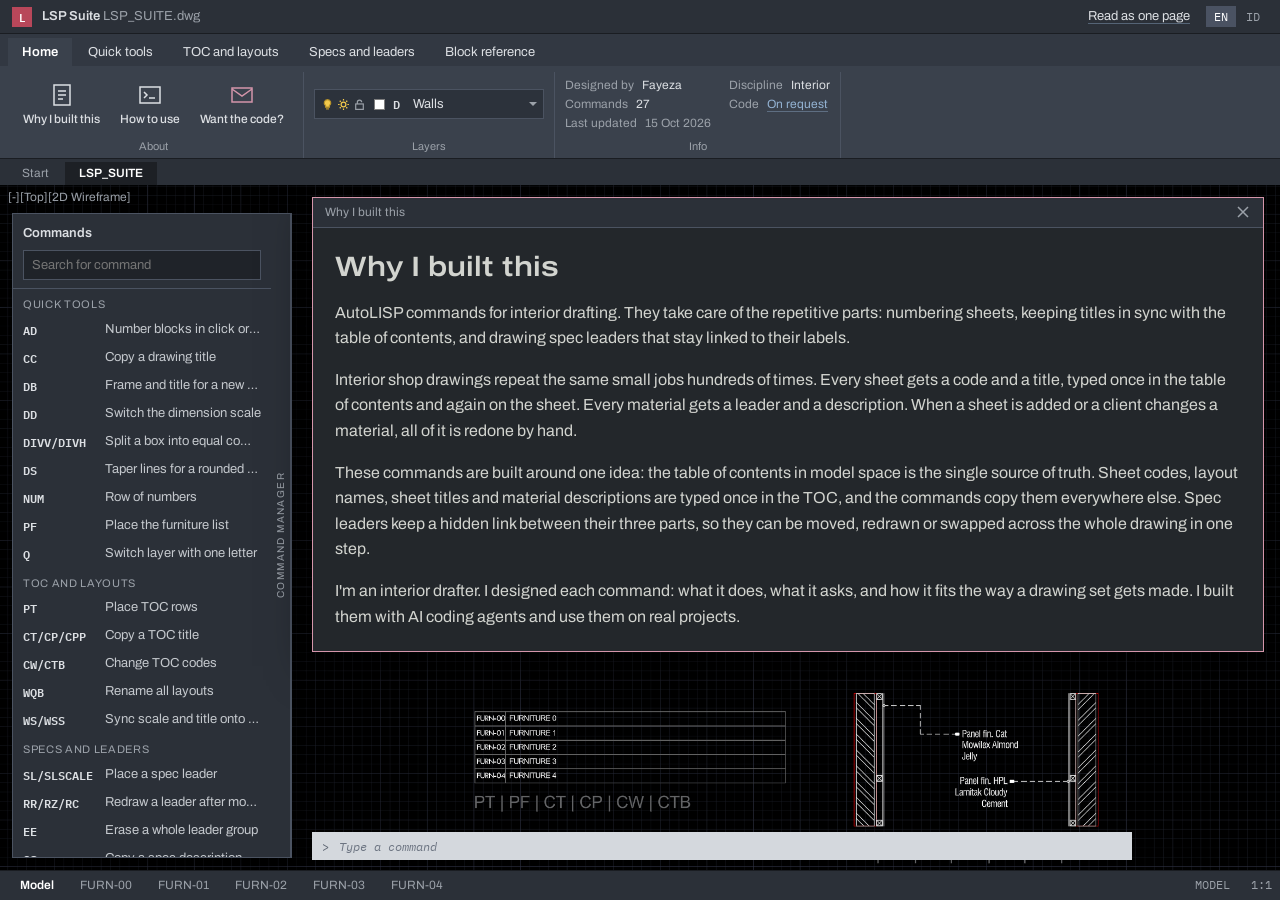
<file: index.html>
<!doctype html>
<html lang="en">
<head>
<meta charset="utf-8">
<meta name="viewport" content="width=device-width, initial-scale=1">
<title>LSP Suite</title>
<meta name="description" content="AutoLISP commands for interior drafting in AutoCAD, designed by Fayeza: table of contents, layouts, spec leaders and drawing tools.">
<meta property="og:type" content="website">
<meta property="og:title" content="LSP Suite by Fayeza">
<meta property="og:description" content="27 AutoCAD commands for interior drafting, each with a short demo.">
<meta property="og:url" content="https://fayezaff.github.io/lsp-suite/">
<meta property="og:image" content="https://fayezaff.github.io/lsp-suite/images/og-preview.png">
<meta property="og:image:width" content="1200">
<meta property="og:image:height" content="627">
<meta property="og:image:alt" content="The LSP Suite site, styled like AutoCAD, with the DD command zoomed in">
<meta property="og:locale" content="en_US">
<meta name="twitter:card" content="summary_large_image">
<link rel="alternate" hreflang="id" href="id.html">
<link rel="preconnect" href="https://fonts.googleapis.com">
<link rel="preconnect" href="https://fonts.gstatic.com" crossorigin>
<link rel="stylesheet" href="https://fonts.googleapis.com/css2?family=Archivo:wdth,wght@62..125,400..700&family=IBM+Plex+Mono:wght@400;600&display=swap">
<link rel="stylesheet" href="style.css">
<link rel="stylesheet" href="cad.css">
<script>
// Pick the AutoCAD view before the first paint, unless the one-page view was chosen.
try { if (new URLSearchParams(location.search).get('view') !== 'doc' && localStorage.getItem('lsp-view') !== 'doc') document.documentElement.classList.add('cad-view'); }
catch (e) { document.documentElement.classList.add('cad-view'); }
</script>
</head>
<body>
<div class="layout">

<nav class="side" aria-label="Contents">
  <span class="label">Sheet index</span>
  <ul>
    <li class="group"><a href="#about">Why I built this</a></li>
    <li class="group"><a href="#start">How to use</a></li>
    <li class="group"><a href="#quick">Quick tools</a>
      <ul>
        <li><a href="#ad">AD</a></li>
        <li><a href="#cc">CC</a></li>
        <li><a href="#db">DB</a></li>
        <li><a href="#dd">DD</a></li>
        <li><a href="#divv">DIVV / DIVH</a></li>
        <li><a href="#ds">DS</a></li>
        <li><a href="#num">NUM</a></li>
        <li><a href="#pf">PF</a></li>
        <li><a href="#q">Q</a></li>
      </ul>
    </li>
    <li class="group"><a href="#toc">TOC and layouts</a>
      <ul>
        <li><a href="#toc-block">The TOC block</a></li>
        <li><a href="#toc-workflow">Workflow</a></li>
        <li><a href="#pt">PT</a></li>
        <li><a href="#ct">CT / CP / CPP</a></li>
        <li><a href="#cw">CW / CTB</a></li>
        <li><a href="#wqb">WQB</a></li>
        <li><a href="#ws">WS / WSS</a></li>
      </ul>
    </li>
    <li class="group"><a href="#spec">Specs and leaders</a>
      <ul>
        <li><a href="#spec-how">How it works</a></li>
        <li><a href="#spec-setup">Spec codes</a></li>
        <li><a href="#sl">SL / SLSCALE</a></li>
        <li><a href="#rr">RR / RZ / RC</a></li>
        <li><a href="#ee">EE</a></li>
        <li><a href="#cs">CS</a></li>
        <li><a href="#sy">SY</a></li>
      </ul>
    </li>
    <li class="group"><a href="#ref">Block reference</a></li>
  </ul>
</nav>

<main>
<!-- id.html is the Indonesian copy of this page. Change both when you edit. -->

<header>
  <div class="lang-switch" aria-label="Language"><span>EN</span><a href="id.html" hreflang="id" lang="id">ID</a></div>
  <div class="titleblock">
    <div class="tb-main">
      <div class="tb-text">
      <p class="tb-kicker">AutoLISP for AutoCAD</p>
      <h1>LSP <span>Suite</span></h1>
      <p class="lede">AutoLISP commands for interior drafting. They take care of the repetitive parts: numbering sheets, keeping titles in sync with the table of contents, and drawing spec leaders that stay linked to their labels.</p>
      </div>
    <svg class="tb-art" viewBox="0 0 410 245" aria-hidden="true" focusable="false">
      <defs>
        <filter id="bleed" x="-10%" y="-10%" width="120%" height="120%">
          <feTurbulence type="fractalNoise" baseFrequency="0.035" numOctaves="3" seed="4" result="t"/>
          <feDisplacementMap in="SourceGraphic" in2="t" scale="10" xChannelSelector="R" yChannelSelector="G"/>
        </filter>
      </defs>
      <rect class="wash" x="25" y="37" width="164" height="168" filter="url(#bleed)"/>
      <g class="cab" fill="none" stroke-width="1.5">
        <rect class="draw" pathLength="1" x="20" y="30" width="170" height="180"/>
        <path class="draw" pathLength="1" d="M20 45H190M20 195H190" style="--d:.35s"/>
        <path class="draw" pathLength="1" d="M74 45V195M79 45V195M131 45V195M136 45V195" style="--d:.7s"/>
      </g>
      <g class="dimline" style="--d:1s">
        <path d="M20 214V234M190 214V234M20 228H190M16 232l8-8M186 232l8-8" fill="none"/>
        <text x="105" y="222" text-anchor="middle">1200</text>
      </g>
      <g class="leader" style="--d:1.3s">
        <circle cx="105" cy="120" r="5"/>
        <polyline class="la" points="110,120 196,120 196,72 282,72"/>
        <polyline class="lb" points="110,120 196,120 196,162 282,162"/>
      </g>
      <g class="spec" style="--d:1.7s">
        <g class="spec-move">
          <rect x="283" y="69" width="6" height="6"/>
          <text x="294" y="76">Panel fin. HPL</text>
          <text x="294" y="91">Cloudy Cement</text>
        </g>
      </g>
      <g class="xhair" transform="translate(350 125)">
        <path d="M-35 0H35M0 -35V35" fill="none"/>
        <rect x="-4" y="-4" width="8" height="8" fill="none"/>
      </g>
    </svg>
    </div>
    <div class="tb-cells">
      <div><span>Designed by</span>Fayeza</div>
      <div><span>Discipline</span>Interior</div>
      <div><span>Commands</span>27</div>
      <div><span>Code</span><a href="#request">On request</a></div>
    </div>
  </div>
</header>

<section id="about">
  <h2>Why I built this</h2>
  <p>Interior shop drawings repeat the same small jobs hundreds of times. Every sheet gets a code and a title, typed once in the table of contents and again on the sheet. Every material gets a leader and a description. When a sheet is added or a client changes a material, all of it is redone by hand.</p>
  <p>These commands are built around one idea: the table of contents in model space is the single source of truth. Sheet codes, layout names, sheet titles and material descriptions are typed once in the TOC, and the commands copy them everywhere else. Spec leaders keep a hidden link between their three parts, so they can be moved, redrawn or swapped across the whole drawing in one step.</p>
  <p>I'm an interior drafter. I designed each command: what it does, what it asks, and how it fits the way a drawing set gets made. I built them with AI coding agents and use them on real projects.</p>
</section>

<!-- ============================================================ -->
<section id="start">
  <h2>How to use</h2>
  <p>Load the <code>.lsp</code> files with <kbd>APPLOAD</kbd>. Then type a command name in the command line and press <b>Enter</b>, the same way you'd type <kbd>LINE</kbd> or <kbd>COPY</kbd>.</p>
  <p>Most commands look for blocks and attributes by name. The <a href="#ref">block reference</a> at the bottom lists them.</p>
</section>

<!-- ============================================================ -->
<section id="quick">
  <h2>Quick tools</h2>
  <p>Type the command and answer the prompts.</p>

  <div class="cmd" id="ad">
    <h3><span class="name">AD</span><span class="what">Number blocks in click order</span></h3>
    <p>Pick a source block, then click other blocks one at a time. Every number in every attribute goes up by the step times the click count. With step 1, the 1st click gets +1, the 2nd +2, and so on. The target's current value is ignored. Leading zeros are kept, so <code>FURN-01</code> becomes <code>FURN-02</code>.</p>
    <ol>
      <li>Step per click. Enter gives 1. Negative works.</li>
      <li>Pick the source block.</li>
      <li>Click targets in order. Enter to finish.</li>
    </ol>
    <p>Scale attributes (<code>SKALA</code>) are never touched.</p>
    <figure>
      <video src="images/ad-demo.mp4" width="950" height="520" autoplay loop muted playsinline></video>
      <figcaption>Numbering section titles in click order.</figcaption>
    </figure>
  </div>

  <div class="cmd" id="cc">
    <h3><span class="name">CC</span><span class="what">Copy a drawing title</span></h3>
    <p>Copies the drawing title from one <code>JUDUL</code> block to others. <code>JUDUL</code> is the title label under each drawing in model space.</p>
    <ol>
      <li>Pick the source <code>JUDUL</code> block.</li>
      <li>Click the targets. Enter to finish.</li>
    </ol>
    <figure>
      <video src="images/cc-demo.mp4" width="1006" height="346" autoplay loop muted playsinline></video>
      <figcaption>Copying one title onto other <code>JUDUL</code> blocks.</figcaption>
    </figure>
  </div>

  <div class="cmd" id="db">
    <h3><span class="name">DB</span><span class="what">Frame and title for a new drawing</span></h3>
    <p>Draws a page frame on the <code>Defpoints</code> layer, which doesn't plot, and puts a <code>JUDUL2</code> title block in its centre. Both are sized for the scale you give: the frame is 340 × 287 times the scale, so 6800 × 5740 at 1:20.</p>
    <ol>
      <li>Scale denominator, for example <code>20</code> for 1:20. DB remembers your last answer.</li>
      <li>Drawing title. Type <code>s</code>, <code>v</code>, <code>d</code> or <code>f</code> for <code>SECTION 1-1</code>, <code>VIEW 1</code>, <code>DETAIL A</code> or <code>FRONT VIEW</code>. Anything else is used exactly as typed. Enter leaves it blank.</li>
      <li>Click the top-left corner of the frame.</li>
    </ol>
    <p>The title block gets the title and the scale, written as <code>1:20</code>.</p>
    <figure>
      <video src="images/db-demo.mp4" width="754" height="550" autoplay loop muted playsinline></video>
      <figcaption>DB placing a frame and title at the chosen scale.</figcaption>
    </figure>
  </div>

  <div class="cmd" id="dd">
    <h3><span class="name">DD</span><span class="what">Switch the dimension scale</span></h3>
    <p>Sets the dimension scale (<code>DIMSCALE</code>). Select dimensions before running DD and they switch to the new scale too.</p>
    <p>Prompt: the scale, for example <code>50</code> for 1:50.</p>
    <figure>
      <video src="images/dd-demo.mp4" width="728" height="544" autoplay loop muted playsinline></video>
      <figcaption>Switching selected dimensions to another scale.</figcaption>
    </figure>
  </div>

  <div class="cmd" id="divv">
    <h3><span class="name">DIVV / DIVH</span><span class="what">Split a box into equal compartments</span></h3>
    <p>For cabinet elevations. <kbd>DIVV</kbd> adds vertical dividers, <kbd>DIVH</kbd> adds horizontal shelves. Each divider is drawn as two lines one thickness apart, and every clear opening comes out the same size.</p>
    <ol>
      <li>Number of compartments. Default 3.</li>
      <li>Divider thickness. Default 20.</li>
      <li>Pick the cabinet outline.</li>
    </ol>
    <figure>
      <video src="images/divv-divh-demo.mp4" width="944" height="566" autoplay loop muted playsinline></video>
      <figcaption>DIVV adds vertical dividers, then DIVH adds horizontal shelves.</figcaption>
    </figure>
  </div>

  <div class="cmd" id="ds">
    <h3><span class="name">DS</span><span class="what">Taper lines for a rounded edge</span></h3>
    <p>Draws parallel lines next to a reference line, with gaps that grow by a ratio. That's the usual way to show a curved surface in elevation.</p>
    <ol>
      <li>Pick the reference line.</li>
      <li>Number of lines. Default 8.</li>
      <li>Growth ratio. Default 1.35.</li>
      <li>Distance to the last line. The sign picks the side. Default 100.</li>
    </ol>
    <p>Your answers become the defaults for the next run.</p>
    <figure>
      <video src="images/ds-demo.mp4" width="886" height="600" autoplay loop muted playsinline></video>
      <figcaption>Taper lines drawn next to a reference line.</figcaption>
    </figure>
  </div>

  <div class="cmd" id="num">
    <h3><span class="name">NUM</span><span class="what">Row of numbers</span></h3>
    <p>Writes numbers as text in a row, left to right, on the current layer and text style.</p>
    <p>Prompts: how many numbers, start number (Enter gives 1), start point.</p>
    <figure>
      <video src="images/num-demo.mp4" width="770" height="552" autoplay loop muted playsinline></video>
      <figcaption>NUM writing a row of numbers.</figcaption>
    </figure>
  </div>

  <div class="cmd" id="pf">
    <h3><span class="name">PF</span><span class="what">Place the furniture list</span></h3>
    <p>Builds the furniture list on the index page of a furniture shop drawing set. Inserts a column of <code>FURNLIST</code> blocks with codes like <code>CA1, CA2...</code> and titles like <code>cabinet 1, cabinet 2...</code>.</p>
    <p>Prompts: code prefix, title base, start number, end number, first insertion point.</p>
  </div>

  <div class="cmd" id="q">
    <h3><span class="name">Q</span><span class="what">Switch layer with one letter</span></h3>
    <p>Type a letter and that layer becomes current. Select objects before running Q and they move to that layer instead, and the current layer stays as it was.</p>
    <div class="table-wrap">
    <table>
      <tr><th>Letter</th><th>Layer</th></tr>
      <tr><td><code>D</code></td><td>Walls</td></tr>
      <tr><td><code>F</code></td><td>Furniture</td></tr>
      <tr><td><code>N</code></td><td>Notes and leaders</td></tr>
      <tr><td><code>K</code></td><td>Glass</td></tr>
      <tr><td><code>U</code></td><td>Door and window frames</td></tr>
      <tr><td><code>L</code></td><td>Floor</td></tr>
      <tr><td><code>M</code></td><td>Dimensions</td></tr>
      <tr><td><code>H</code></td><td>Hatch</td></tr>
    </table>
    </div>
    <figure>
      <video src="images/q-demo.mp4" width="626" height="314" autoplay loop muted playsinline></video>
      <figcaption>Switching the current layer, then moving a selected object to another layer.</figcaption>
    </figure>
  </div>
</section>

<!-- ============================================================ -->
<section id="toc">
  <h2>TOC and layouts</h2>
  <p>These commands treat the table of contents in model space as the master list of sheets. You type each sheet title once in the TOC, and the commands copy it onto the title block of the matching layout.</p>

  <h3 id="toc-block">The TOC block</h3>
  <p>A TOC is a column of <code>TOC</code> blocks in model space. Each one is a row with two attributes:</p>
  <div class="table-wrap">
  <table>
    <tr><th>Tag</th><th>Holds</th><th>Example</th></tr>
    <tr><td><code>PAGECODE</code></td><td>Sheet code. Must match the layout tab name (case doesn't matter).</td><td><code>FURN-03</code></td></tr>
    <tr><td><code>PAGETITLE</code></td><td>Sheet title shown on the title block.</td><td><code>Cabinet 3 elevation</code></td></tr>
  </table>
  </div>
  <p>TOC blocks also hold the spec codes that SL reads. That's covered in <a href="#spec-setup">spec codes</a>.</p>

  <h3 id="toc-workflow">Workflow</h3>
  <p>Start with one layout per sheet, in the right order.</p>
  <ol class="steps">
    <li><b>Place the rows.</b> In model space run <kbd>PT</kbd> with prefix <code>FURN</code>, start 1, end 12. You get <code>FURN-01</code> to <code>FURN-12</code> with empty titles.</li>
    <li><b>Fill in titles.</b> Double-click the first row and type the title. Then use <kbd>CT</kbd> to copy it as-is, or <kbd>CP</kbd> / <kbd>CPP</kbd> to copy it with the number going up on each click.</li>
    <li><b>Rename the layouts.</b> Run <kbd>WQB</kbd> with prefix <code>FURN-</code> and start 1. The tabs become <code>FURN-01</code> to <code>FURN-12</code>, matching the TOC.</li>
    <li><b>Sync each sheet.</b> Set the viewport scale, then run <kbd>WS</kbd> on the layout. It writes the scale and pulls the title from the TOC. For not-to-scale sheets run <kbd>WSS</kbd>.</li>
    <li><b>Inserting a sheet later.</b> Select the rows after the new one and run <kbd>CTB</kbd> with +1 to shift their codes. Run <kbd>WQB</kbd> again, then <kbd>WS</kbd> on the affected sheets.</li>
  </ol>

  <div class="cmd" id="pt">
    <h3><span class="name">PT</span><span class="what">Place TOC rows</span></h3>
    <p>Inserts a column of <code>TOC</code> blocks with codes <code>FURN-01</code>, <code>FURN-02</code>... and blank titles.</p>
    <p>Prompts: prefix, start number, end number, first insertion point.</p>
    <figure>
      <video src="images/pt-demo.mp4" width="812" height="632" autoplay loop muted playsinline></video>
      <figcaption>PT placing <code>FURN-01</code> to <code>FURN-12</code>.</figcaption>
    </figure>
  </div>

  <div class="cmd" id="ct">
    <h3><span class="name">CT / CP / CPP</span><span class="what">Copy a TOC title</span></h3>
    <p>All three copy <code>PAGETITLE</code> from a source <code>TOC</code> block to the blocks you click next. Pick the source, click targets, Enter to finish. They differ in what happens to numbers in the title:</p>
    <div class="table-wrap">
    <table>
      <tr><th>Command</th><th>Numbers</th><th>Source <code>Level 2 Cabinet 4</code> gives</th></tr>
      <tr><td><kbd>CT</kbd></td><td>unchanged</td><td><code>Level 2 Cabinet 4</code>, <code>Level 2 Cabinet 4</code>...</td></tr>
      <tr><td><kbd>CP</kbd></td><td>all +1 per click</td><td><code>Level 3 Cabinet 5</code>, <code>Level 4 Cabinet 6</code>...</td></tr>
      <tr><td><kbd>CPP</kbd></td><td>all but the first +1 per click</td><td><code>Level 2 Cabinet 5</code>, <code>Level 2 Cabinet 6</code>...</td></tr>
    </table>
    </div>
    <figure>
      <video src="images/ct-demo.mp4" width="1218" height="676" autoplay loop muted playsinline></video>
      <figcaption>CT: the title is copied as-is.</figcaption>
    </figure>
    <figure>
      <video src="images/cp-demo.mp4" width="1144" height="670" autoplay loop muted playsinline></video>
      <figcaption>CP: every number goes up.</figcaption>
    </figure>
    <figure>
      <video src="images/cpp-demo.mp4" width="1106" height="672" autoplay loop muted playsinline></video>
      <figcaption>CPP: every number except the first goes up.</figcaption>
    </figure>
  </div>

  <div class="cmd" id="cw">
    <h3><span class="name">CW / CTB</span><span class="what">Change TOC codes</span></h3>
    <p><kbd>CW</kbd> works like CP but on <code>PAGECODE</code>: pick a source, and each target gets the code +1, +2 and so on. Padding is kept, so <code>FURN-09</code> gives <code>FURN-10</code>.</p>
    <p><kbd>CTB</kbd> is the batch version. Window-select any number of blocks, give an amount (default 1, negative allowed), and it adds that to the number at the end of each code. <code>FURN-05</code> becomes <code>FURN-06</code>.</p>
    <figure>
      <video src="images/cw-demo.mp4" width="1210" height="674" autoplay loop muted playsinline></video>
      <figcaption>CW: each click gets the next code.</figcaption>
    </figure>
    <figure>
      <video src="images/ctb-demo.mp4" width="1232" height="676" autoplay loop muted playsinline></video>
      <figcaption>CTB: shifting a selection of codes.</figcaption>
    </figure>
  </div>

  <div class="cmd" id="wqb">
    <h3><span class="name">WQB</span><span class="what">Rename all layouts</span></h3>
    <p>Renames every layout tab in tab order to prefix + number, padded to two digits.</p>
    <p>Prompts: prefix (can be blank), start number.</p>
    <figure>
      <video src="images/wqb-demo.mp4" width="502" height="230" autoplay loop muted playsinline></video>
      <figcaption>WQB renaming <code>Layout1</code> to <code>Layout7</code> as <code>FURN-01</code> to <code>FURN-07</code>.</figcaption>
    </figure>
  </div>

  <div class="cmd" id="ws">
    <h3><span class="name">WS / WSS</span><span class="what">Sync scale and title onto a sheet</span></h3>
    <p>Run it on a layout tab. No prompts.</p>
    <ol>
      <li><b>Scale.</b> <kbd>WS</kbd> reads the viewport's scale and writes <code>1:50</code> (or whatever it is) into the title block's <code>SCALE</code> attribute. <kbd>WSS</kbd> writes <code>N.T.S</code> instead.</li>
      <li><b>Title.</b> Finds the <code>TOC</code> block in model space whose <code>PAGECODE</code> matches this tab's name and writes its <code>PAGETITLE</code> into <code>KOPTITLE</code> on the title block.</li>
    </ol>
    <figure>
      <video src="images/ws-wss-demo.mp4" width="506" height="326" autoplay loop muted playsinline></video>
      <figcaption>WS pulls the title from the TOC and writes the viewport scale. WSS writes <code>N.T.S</code> instead.</figcaption>
    </figure>
  </div>
</section>

<!-- ============================================================ -->
<section id="spec">
  <h2>Specs and leaders</h2>

  <h3 id="spec-how">How a spec leader works</h3>
  <p>A spec leader is three objects: a small circle on the thing you're labelling, a dashed polyline, and a <code>SPEC</code> block showing the code and description. <kbd>SL</kbd> draws all three and stamps them with a shared hidden ID (XData). That ID lets RR, RZ, RC and EE find the other two when you pick any one of them.</p>
  <p>Copying a leader copies its ID too, so new leaders always come from <kbd>SL</kbd>.</p>

  <h3 id="spec-setup">Spec codes</h3>
  <p>SL fills in the description by looking up the spec code in the <code>TOC</code> blocks in model space. Each material gets one <code>TOC</code> row: the code goes in <code>PAGECODE</code>, the full description in <code>PAGETITLE</code>.</p>
  <div class="table-wrap">
  <table>
    <tr><th>PAGECODE</th><th>PAGETITLE</th></tr>
    <tr><td><code>pclo</code></td><td>Panel fin. HPL Lamitak Mood Cloudy Cement DXP 1387BS</td></tr>
  </table>
  </div>
  <p>Codes are short so they're easy to remember: the item, then the first 3 letters of the material. Cloudy Cement on a panel becomes <code>pclo</code>. They aren't case-sensitive.</p>

  <div class="cmd" id="sl">
    <h3><span class="name">SL / SLSCALE</span><span class="what">Place a spec leader</span></h3>
    <ol>
      <li>Scale denominator, for example <code>15</code> for 1:15. Only asked the first time in a session.</li>
      <li>Spec code, for example <code>pclo</code>. Press Enter to skip it and get an empty SPEC block.</li>
      <li>Click a point on the object. That becomes the circle centre.</li>
      <li>Click the first leader point, then more points. Enter to finish.</li>
    </ol>
    <p>The circle, dashes and SPEC block are sized for the scale. <kbd>SLSCALE</kbd> changes the scale when you move to another drawing.</p>
    <figure>
      <video src="images/sl-demo.mp4" width="1136" height="654" autoplay loop muted playsinline></video>
      <figcaption>Placing leaders with codes from the TOC.</figcaption>
    </figure>
  </div>

  <div class="cmd" id="rr">
    <h3><span class="name">RR / RZ / RC</span><span class="what">Redraw a leader after moving things</span></h3>
    <p>Move the circle or the SPEC block wherever you like, then pick any part of the group. The old leader is deleted and a clean one is drawn.</p>
    <ul>
      <li><kbd>RR</kbd> draws a straight line if the SPEC is level with the circle centre. Otherwise it draws an L: up or down out of the circle, then across into the SPEC.</li>
      <li><kbd>RZ</kbd> always draws a Z: across out of the circle, a vertical jog halfway, then across into the SPEC.</li>
      <li><kbd>RC</kbd> draws a C: out of the circle on the side away from the SPEC, a vertical jog, then back across into the SPEC.</li>
    </ul>
    <figure>
      <video src="images/rr-rz-rc-demo.mp4" width="1092" height="538" autoplay loop muted playsinline></video>
      <figcaption>Moving a SPEC block, then redrawing the leader with RR, RZ and RC.</figcaption>
    </figure>
  </div>

  <div class="cmd" id="ee">
    <h3><span class="name">EE</span><span class="what">Erase a whole leader group</span></h3>
    <p>Pick the circle, leader or SPEC block and all three are deleted.</p>
    <figure>
      <video src="images/ee-demo.mp4" width="712" height="482" autoplay loop muted playsinline></video>
      <figcaption>EE erasing a whole group at once.</figcaption>
    </figure>
  </div>

  <div class="cmd" id="cs">
    <h3><span class="name">CS</span><span class="what">Copy a spec description</span></h3>
    <p>Copies <code>SPECDESC</code> from one SPEC block to the ones you click. Enter to finish. Only the description changes; the code on the target stays as it was.</p>
    <figure>
      <video src="images/cs-demo.mp4" width="1252" height="692" autoplay loop muted playsinline></video>
      <figcaption>CS copying a description to another SPEC block.</figcaption>
    </figure>
  </div>

  <div class="cmd" id="sy">
    <h3><span class="name">SY</span><span class="what">Swap a spec across the drawing</span></h3>
    <p>For when the client changes a material. Enter the old code and the new code. SY looks up both descriptions in the TOC, then replaces every SPEC block whose description matches the old one, in model space and on every layout. At the end it tells you how many blocks it changed.</p>
    <figure>
      <video src="images/sy-demo.mp4" width="990" height="610" autoplay loop muted playsinline></video>
      <figcaption>SY swapping one spec for another across the drawing.</figcaption>
    </figure>
  </div>
</section>

<!-- ============================================================ -->
<section id="ref">
  <h2>Block reference</h2>
  <p>Every block and attribute tag the commands look for.</p>
  <div class="table-wrap">
  <table>
    <tr><th>Block</th><th>Attributes</th><th>Where</th><th>Used by</th></tr>
    <tr><td><code>TOC</code></td><td><code>PAGECODE</code>, <code>PAGETITLE</code></td><td>Model space</td><td>PT, CT, CP, CPP, CW, CTB, WS, WSS, SL, SY</td></tr>
    <tr><td>Title block</td><td><code>SCALE</code>, <code>KOPTITLE</code></td><td>Each layout</td><td>WS, WSS</td></tr>
    <tr><td><code>SPEC</code></td><td><code>PAGECODE</code>, <code>SPECDESC</code></td><td>Model space</td><td>SL, RR, RZ, RC, EE, CS, SY</td></tr>
    <tr><td><code>JUDUL</code></td><td><code>JUDULGAMBAR</code></td><td>Model space</td><td>CC</td></tr>
    <tr><td><code>JUDUL2</code></td><td><code>SKALA</code>, <code>JUDULGAMBAR</code></td><td>Model space</td><td>DB</td></tr>
    <tr><td><code>FURNLIST</code></td><td><code>FURNCODE</code>, <code>FURNTITLE</code></td><td>Model space</td><td>PF</td></tr>
  </table>
  </div>
</section>

<aside class="ask" id="request">
  <strong>Want the code?</strong>
  <p>The commands aren't public, but I share them on request. <a href="https://www.linkedin.com/in/fayezaff/">Message me on LinkedIn</a>.</p>
</aside>

<footer class="titlestrip">
  <div><span>Title</span>LSP Suite</div>
  <div><span>Designed by</span>Fayeza</div>
  <div><span>Scale</span>N.T.S</div>
  <div><span>Sheet</span>1 of 1</div>
  <div><span>Last updated</span><time id="updated" datetime="2026-10-15">15 Oct 2026</time></div>
</footer>

</main>
</div>
<script src="cad.js"></script>
<script src="site.js"></script>
</body>
</html>
</file>
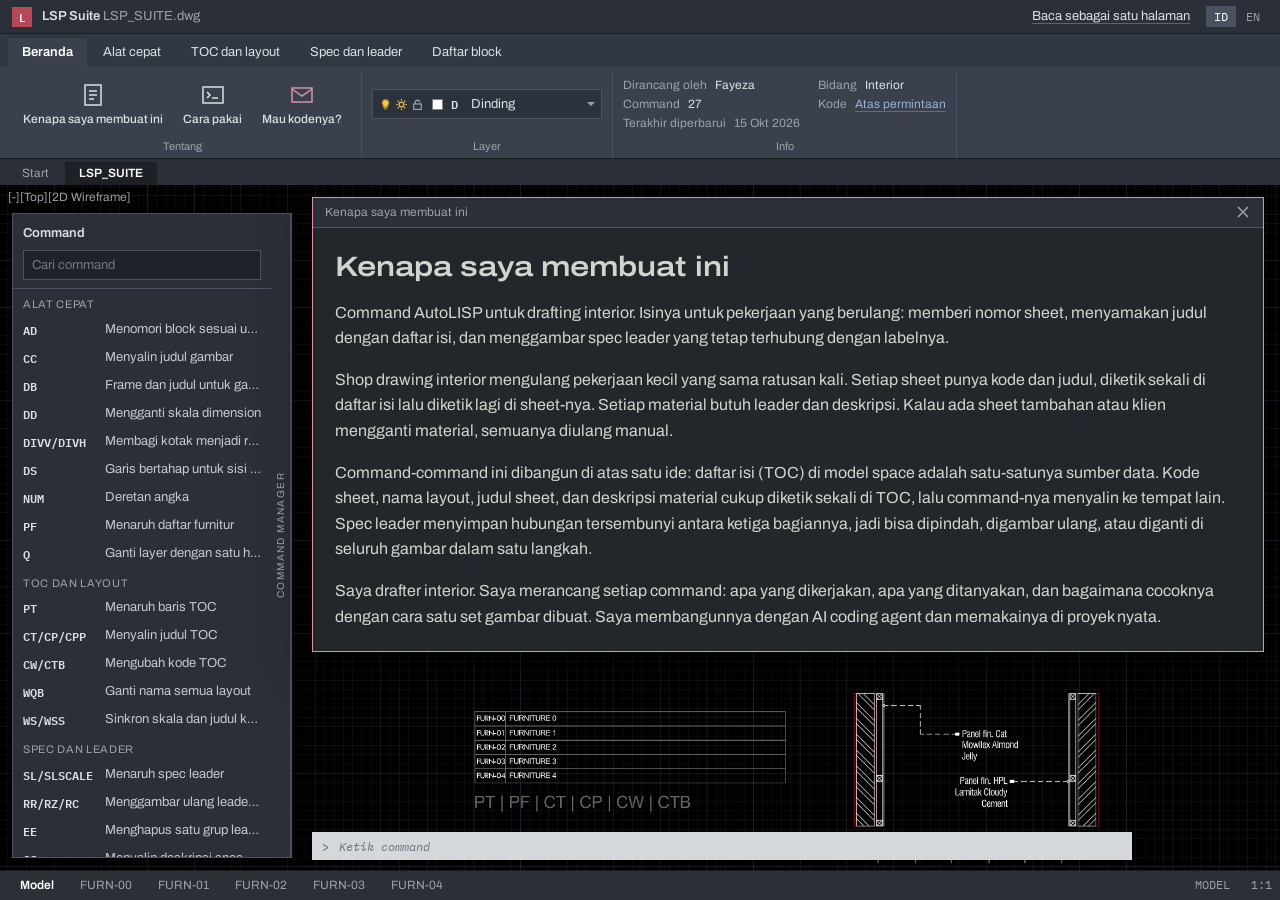
<file: id.html>
<!doctype html>
<html lang="id">
<head>
<meta charset="utf-8">
<meta name="viewport" content="width=device-width, initial-scale=1">
<title>LSP Suite</title>
<meta name="description" content="Command AutoLISP untuk drafting interior di AutoCAD, dirancang oleh Fayeza: daftar isi, layout, spec leader, dan alat gambar.">
<meta property="og:type" content="website">
<meta property="og:title" content="LSP Suite by Fayeza">
<meta property="og:description" content="27 command AutoCAD untuk drafting interior, masing-masing dengan demo singkat.">
<meta property="og:url" content="https://fayezaff.github.io/lsp-suite/id.html">
<meta property="og:image" content="https://fayezaff.github.io/lsp-suite/images/og-preview.png">
<meta property="og:image:width" content="1200">
<meta property="og:image:height" content="627">
<meta property="og:image:alt" content="Situs LSP Suite bergaya AutoCAD, dengan command DD yang diperbesar">
<meta property="og:locale" content="id_ID">
<meta name="twitter:card" content="summary_large_image">
<link rel="alternate" hreflang="en" href="index.html">
<link rel="preconnect" href="https://fonts.googleapis.com">
<link rel="preconnect" href="https://fonts.gstatic.com" crossorigin>
<link rel="stylesheet" href="https://fonts.googleapis.com/css2?family=Archivo:wdth,wght@62..125,400..700&family=IBM+Plex+Mono:wght@400;600&display=swap">
<link rel="stylesheet" href="style.css">
<link rel="stylesheet" href="cad.css">
<script>
// Pick the AutoCAD view before the first paint, unless the one-page view was chosen.
try { if (new URLSearchParams(location.search).get('view') !== 'doc' && localStorage.getItem('lsp-view') !== 'doc') document.documentElement.classList.add('cad-view'); }
catch (e) { document.documentElement.classList.add('cad-view'); }
</script>
</head>
<body>
<div class="layout">

<nav class="side" aria-label="Daftar isi">
  <span class="label">Daftar sheet</span>
  <ul>
    <li class="group"><a href="#about">Kenapa saya membuat ini</a></li>
    <li class="group"><a href="#start">Cara pakai</a></li>
    <li class="group"><a href="#quick">Alat cepat</a>
      <ul>
        <li><a href="#ad">AD</a></li>
        <li><a href="#cc">CC</a></li>
        <li><a href="#db">DB</a></li>
        <li><a href="#dd">DD</a></li>
        <li><a href="#divv">DIVV / DIVH</a></li>
        <li><a href="#ds">DS</a></li>
        <li><a href="#num">NUM</a></li>
        <li><a href="#pf">PF</a></li>
        <li><a href="#q">Q</a></li>
      </ul>
    </li>
    <li class="group"><a href="#toc">TOC dan layout</a>
      <ul>
        <li><a href="#toc-block">Block TOC</a></li>
        <li><a href="#toc-workflow">Alur kerja</a></li>
        <li><a href="#pt">PT</a></li>
        <li><a href="#ct">CT / CP / CPP</a></li>
        <li><a href="#cw">CW / CTB</a></li>
        <li><a href="#wqb">WQB</a></li>
        <li><a href="#ws">WS / WSS</a></li>
      </ul>
    </li>
    <li class="group"><a href="#spec">Spec dan leader</a>
      <ul>
        <li><a href="#spec-how">Cara kerja</a></li>
        <li><a href="#spec-setup">Kode spec</a></li>
        <li><a href="#sl">SL / SLSCALE</a></li>
        <li><a href="#rr">RR / RZ / RC</a></li>
        <li><a href="#ee">EE</a></li>
        <li><a href="#cs">CS</a></li>
        <li><a href="#sy">SY</a></li>
      </ul>
    </li>
    <li class="group"><a href="#ref">Daftar block</a></li>
  </ul>
</nav>

<main>
<!-- Versi Bahasa Indonesia dari index.html. Kalau mengubah isi di satu file, ubah juga di file satunya. -->

<header>
  <div class="lang-switch" aria-label="Bahasa"><a href="index.html" hreflang="en" lang="en">EN</a><span>ID</span></div>
  <div class="titleblock">
    <div class="tb-main">
      <div class="tb-text">
      <p class="tb-kicker">AutoLISP untuk AutoCAD</p>
      <h1>LSP <span>Suite</span></h1>
      <p class="lede">Command AutoLISP untuk drafting interior. Isinya untuk pekerjaan yang berulang: memberi nomor sheet, menyamakan judul dengan daftar isi, dan menggambar spec leader yang tetap terhubung dengan labelnya.</p>
      </div>
    <svg class="tb-art" viewBox="0 0 410 245" aria-hidden="true" focusable="false">
      <defs>
        <filter id="bleed" x="-10%" y="-10%" width="120%" height="120%">
          <feTurbulence type="fractalNoise" baseFrequency="0.035" numOctaves="3" seed="4" result="t"/>
          <feDisplacementMap in="SourceGraphic" in2="t" scale="10" xChannelSelector="R" yChannelSelector="G"/>
        </filter>
      </defs>
      <rect class="wash" x="25" y="37" width="164" height="168" filter="url(#bleed)"/>
      <g class="cab" fill="none" stroke-width="1.5">
        <rect class="draw" pathLength="1" x="20" y="30" width="170" height="180"/>
        <path class="draw" pathLength="1" d="M20 45H190M20 195H190" style="--d:.35s"/>
        <path class="draw" pathLength="1" d="M74 45V195M79 45V195M131 45V195M136 45V195" style="--d:.7s"/>
      </g>
      <g class="dimline" style="--d:1s">
        <path d="M20 214V234M190 214V234M20 228H190M16 232l8-8M186 232l8-8" fill="none"/>
        <text x="105" y="222" text-anchor="middle">1200</text>
      </g>
      <g class="leader" style="--d:1.3s">
        <circle cx="105" cy="120" r="5"/>
        <polyline class="la" points="110,120 196,120 196,72 282,72"/>
        <polyline class="lb" points="110,120 196,120 196,162 282,162"/>
      </g>
      <g class="spec" style="--d:1.7s">
        <g class="spec-move">
          <rect x="283" y="69" width="6" height="6"/>
          <text x="294" y="76">Panel fin. HPL</text>
          <text x="294" y="91">Cloudy Cement</text>
        </g>
      </g>
      <g class="xhair" transform="translate(350 125)">
        <path d="M-35 0H35M0 -35V35" fill="none"/>
        <rect x="-4" y="-4" width="8" height="8" fill="none"/>
      </g>
    </svg>
    </div>
    <div class="tb-cells">
      <div><span>Dirancang oleh</span>Fayeza</div>
      <div><span>Bidang</span>Interior</div>
      <div><span>Command</span>27</div>
      <div><span>Kode</span><a href="#request">Atas permintaan</a></div>
    </div>
  </div>
</header>

<section id="about">
  <h2>Kenapa saya membuat ini</h2>
  <p>Shop drawing interior mengulang pekerjaan kecil yang sama ratusan kali. Setiap sheet punya kode dan judul, diketik sekali di daftar isi lalu diketik lagi di sheet-nya. Setiap material butuh leader dan deskripsi. Kalau ada sheet tambahan atau klien mengganti material, semuanya diulang manual.</p>
  <p>Command-command ini dibangun di atas satu ide: daftar isi (TOC) di model space adalah satu-satunya sumber data. Kode sheet, nama layout, judul sheet, dan deskripsi material cukup diketik sekali di TOC, lalu command-nya menyalin ke tempat lain. Spec leader menyimpan hubungan tersembunyi antara ketiga bagiannya, jadi bisa dipindah, digambar ulang, atau diganti di seluruh gambar dalam satu langkah.</p>
  <p>Saya drafter interior. Saya merancang setiap command: apa yang dikerjakan, apa yang ditanyakan, dan bagaimana cocoknya dengan cara satu set gambar dibuat. Saya membangunnya dengan AI coding agent dan memakainya di proyek nyata.</p>
</section>

<!-- ============================================================ -->
<section id="start">
  <h2>Cara pakai</h2>
  <p>Load file <code>.lsp</code> dengan <kbd>APPLOAD</kbd>. Lalu ketik nama command di command line dan tekan <b>Enter</b>, sama seperti mengetik <kbd>LINE</kbd> atau <kbd>COPY</kbd>.</p>
  <p>Sebagian besar command mencari block dan attribute berdasarkan nama. <a href="#ref">Daftar block</a> di bagian bawah berisi semuanya.</p>
</section>

<!-- ============================================================ -->
<section id="quick">
  <h2>Alat cepat</h2>
  <p>Ketik command-nya lalu jawab pertanyaannya.</p>

  <div class="cmd" id="ad">
    <h3><span class="name">AD</span><span class="what">Menomori block sesuai urutan klik</span></h3>
    <p>Pilih block sumber, lalu klik block lain satu per satu. Semua angka di semua attribute naik sebesar step dikali jumlah klik. Dengan step 1, klik pertama dapat +1, klik kedua +2, dan seterusnya. Nilai lama di block tujuan tidak dipakai. Nol di depan tetap dipertahankan, jadi <code>FURN-01</code> menjadi <code>FURN-02</code>.</p>
    <ol>
      <li>Step per klik. Enter berarti 1. Bisa negatif.</li>
      <li>Pilih block sumber.</li>
      <li>Klik block tujuan secara berurutan. Enter untuk selesai.</li>
    </ol>
    <p>Attribute skala (<code>SKALA</code>) tidak pernah diubah.</p>
    <figure>
      <video src="images/ad-demo.mp4" width="950" height="520" autoplay loop muted playsinline></video>
      <figcaption>Menomori judul potongan sesuai urutan klik.</figcaption>
    </figure>
  </div>

  <div class="cmd" id="cc">
    <h3><span class="name">CC</span><span class="what">Menyalin judul gambar</span></h3>
    <p>Menyalin judul gambar dari satu block <code>JUDUL</code> ke block lain. <code>JUDUL</code> adalah label judul di bawah setiap gambar di model space.</p>
    <ol>
      <li>Pilih block <code>JUDUL</code> sumber.</li>
      <li>Klik block tujuan. Enter untuk selesai.</li>
    </ol>
    <figure>
      <video src="images/cc-demo.mp4" width="1006" height="346" autoplay loop muted playsinline></video>
      <figcaption>Menyalin satu judul ke block <code>JUDUL</code> lain.</figcaption>
    </figure>
  </div>

  <div class="cmd" id="db">
    <h3><span class="name">DB</span><span class="what">Frame dan judul untuk gambar baru</span></h3>
    <p>Menggambar frame halaman di layer <code>Defpoints</code>, yang tidak ikut di-plot, dan menaruh block judul <code>JUDUL2</code> di tengahnya. Ukuran keduanya mengikuti skala yang dimasukkan: frame-nya 340 × 287 dikali skala, jadi 6800 × 5740 di 1:20.</p>
    <ol>
      <li>Angka skala, misalnya <code>20</code> untuk 1:20. DB mengingat jawaban terakhir.</li>
      <li>Judul gambar. Ketik <code>s</code>, <code>v</code>, <code>d</code>, atau <code>f</code> untuk <code>SECTION 1-1</code>, <code>VIEW 1</code>, <code>DETAIL A</code>, atau <code>FRONT VIEW</code>. Teks lain dipakai persis seperti yang diketik. Enter membiarkannya kosong.</li>
      <li>Klik sudut kiri atas frame.</li>
    </ol>
    <p>Block judul diisi judul dan skalanya, ditulis <code>1:20</code>.</p>
    <figure>
      <video src="images/db-demo.mp4" width="754" height="550" autoplay loop muted playsinline></video>
      <figcaption>DB menaruh frame dan judul di skala yang dipilih.</figcaption>
    </figure>
  </div>

  <div class="cmd" id="dd">
    <h3><span class="name">DD</span><span class="what">Mengganti skala dimension</span></h3>
    <p>Mengatur skala dimension (<code>DIMSCALE</code>). Pilih dimension sebelum menjalankan DD, dan dimension itu ikut berganti skala.</p>
    <p>Pertanyaan: skalanya, misalnya <code>50</code> untuk 1:50.</p>
    <figure>
      <video src="images/dd-demo.mp4" width="728" height="544" autoplay loop muted playsinline></video>
      <figcaption>Mengganti dimension yang dipilih ke skala lain.</figcaption>
    </figure>
  </div>

  <div class="cmd" id="divv">
    <h3><span class="name">DIVV / DIVH</span><span class="what">Membagi kotak menjadi ruang sama besar</span></h3>
    <p>Untuk tampak kabinet. <kbd>DIVV</kbd> menambah sekat vertikal, <kbd>DIVH</kbd> menambah ambalan horizontal. Setiap sekat digambar sebagai dua garis dengan jarak setebal sekat, dan semua bukaan hasilnya sama besar.</p>
    <ol>
      <li>Jumlah ruang. Default 3.</li>
      <li>Tebal sekat. Default 20.</li>
      <li>Pilih outline kabinet.</li>
    </ol>
    <figure>
      <video src="images/divv-divh-demo.mp4" width="944" height="566" autoplay loop muted playsinline></video>
      <figcaption>DIVV menambah sekat vertikal, lalu DIVH menambah ambalan horizontal.</figcaption>
    </figure>
  </div>

  <div class="cmd" id="ds">
    <h3><span class="name">DS</span><span class="what">Garis bertahap untuk sisi melengkung</span></h3>
    <p>Menggambar garis-garis sejajar di samping garis acuan, dengan jarak yang makin lebar sesuai rasio. Cara biasa untuk menampilkan permukaan lengkung di gambar tampak.</p>
    <ol>
      <li>Pilih garis acuan.</li>
      <li>Jumlah garis. Default 8.</li>
      <li>Rasio pertambahan. Default 1.35.</li>
      <li>Jarak ke garis terakhir. Tanda plus/minus menentukan sisi. Default 100.</li>
    </ol>
    <p>Jawaban terakhir dipakai sebagai default untuk berikutnya.</p>
    <figure>
      <video src="images/ds-demo.mp4" width="886" height="600" autoplay loop muted playsinline></video>
      <figcaption>Garis bertahap di samping garis acuan.</figcaption>
    </figure>
  </div>

  <div class="cmd" id="num">
    <h3><span class="name">NUM</span><span class="what">Deretan angka</span></h3>
    <p>Menulis angka berupa teks dalam satu baris, dari kiri ke kanan, dengan layer dan text style yang sedang aktif.</p>
    <p>Pertanyaan: berapa angka, angka awal (Enter berarti 1), titik awal.</p>
    <figure>
      <video src="images/num-demo.mp4" width="770" height="552" autoplay loop muted playsinline></video>
      <figcaption>NUM menulis deretan angka.</figcaption>
    </figure>
  </div>

  <div class="cmd" id="pf">
    <h3><span class="name">PF</span><span class="what">Menaruh daftar furnitur</span></h3>
    <p>Membuat daftar furnitur di halaman index shop drawing furnitur. Meng-insert satu kolom block <code>FURNLIST</code> dengan kode seperti <code>CA1, CA2...</code> dan judul seperti <code>cabinet 1, cabinet 2...</code>.</p>
    <p>Pertanyaan: prefix kode, judul dasar, nomor awal, nomor akhir, titik insert pertama.</p>
  </div>

  <div class="cmd" id="q">
    <h3><span class="name">Q</span><span class="what">Ganti layer dengan satu huruf</span></h3>
    <p>Ketik satu huruf dan layer itu jadi layer aktif. Kalau ada objek yang dipilih sebelum menjalankan Q, objeknya yang pindah ke layer itu, dan layer aktif tidak berubah.</p>
    <div class="table-wrap">
    <table>
      <tr><th>Huruf</th><th>Layer</th></tr>
      <tr><td><code>D</code></td><td>Dinding</td></tr>
      <tr><td><code>F</code></td><td>Furnitur</td></tr>
      <tr><td><code>N</code></td><td>Notasi dan leader</td></tr>
      <tr><td><code>K</code></td><td>Kaca</td></tr>
      <tr><td><code>U</code></td><td>Kusen</td></tr>
      <tr><td><code>L</code></td><td>Lantai</td></tr>
      <tr><td><code>M</code></td><td>Dimension</td></tr>
      <tr><td><code>H</code></td><td>Hatch</td></tr>
    </table>
    </div>
    <figure>
      <video src="images/q-demo.mp4" width="626" height="314" autoplay loop muted playsinline></video>
      <figcaption>Mengganti layer aktif, lalu memindahkan objek yang dipilih ke layer lain.</figcaption>
    </figure>
  </div>
</section>

<!-- ============================================================ -->
<section id="toc">
  <h2>TOC dan layout</h2>
  <p>Command-command ini menjadikan daftar isi (TOC) di model space sebagai daftar induk semua sheet. Judul sheet cukup diketik sekali di TOC, lalu command-nya menyalin judul itu ke kop layout yang sesuai.</p>

  <h3 id="toc-block">Block TOC</h3>
  <p>TOC adalah satu kolom block <code>TOC</code> di model space. Setiap block adalah satu baris dengan dua attribute:</p>
  <div class="table-wrap">
  <table>
    <tr><th>Tag</th><th>Isi</th><th>Contoh</th></tr>
    <tr><td><code>PAGECODE</code></td><td>Kode sheet. Harus sama dengan nama tab layout (huruf besar/kecil tidak berpengaruh).</td><td><code>FURN-03</code></td></tr>
    <tr><td><code>PAGETITLE</code></td><td>Judul sheet yang tampil di kop.</td><td><code>Tampak kabinet 3</code></td></tr>
  </table>
  </div>
  <p>Block TOC juga menyimpan kode spec yang dibaca SL. Penjelasannya ada di <a href="#spec-setup">kode spec</a>.</p>

  <h3 id="toc-workflow">Alur kerja</h3>
  <p>Mulai dengan satu layout untuk setiap sheet, dengan urutan yang benar.</p>
  <ol class="steps">
    <li><b>Taruh barisnya.</b> Di model space jalankan <kbd>PT</kbd> dengan prefix <code>FURN</code>, awal 1, akhir 12. Hasilnya <code>FURN-01</code> sampai <code>FURN-12</code> dengan judul kosong.</li>
    <li><b>Isi judulnya.</b> Double-click baris pertama dan ketik judulnya. Lalu pakai <kbd>CT</kbd> untuk menyalin apa adanya, atau <kbd>CP</kbd> / <kbd>CPP</kbd> untuk menyalin dengan angka yang naik setiap klik.</li>
    <li><b>Ganti nama layout.</b> Jalankan <kbd>WQB</kbd> dengan prefix <code>FURN-</code> dan awal 1. Nama tab menjadi <code>FURN-01</code> sampai <code>FURN-12</code>, sama dengan TOC.</li>
    <li><b>Sinkronkan setiap sheet.</b> Atur skala viewport, lalu jalankan <kbd>WS</kbd> di layout itu. Skala ditulis ke kop dan judul diambil dari TOC. Untuk sheet tanpa skala jalankan <kbd>WSS</kbd>.</li>
    <li><b>Menyisipkan sheet belakangan.</b> Pilih baris-baris setelah sheet baru lalu jalankan <kbd>CTB</kbd> dengan +1 untuk menggeser kodenya. Jalankan <kbd>WQB</kbd> lagi, lalu <kbd>WS</kbd> di sheet yang berubah.</li>
  </ol>

  <div class="cmd" id="pt">
    <h3><span class="name">PT</span><span class="what">Menaruh baris TOC</span></h3>
    <p>Meng-insert satu kolom block <code>TOC</code> dengan kode <code>FURN-01</code>, <code>FURN-02</code>... dan judul kosong.</p>
    <p>Pertanyaan: prefix, nomor awal, nomor akhir, titik insert pertama.</p>
    <figure>
      <video src="images/pt-demo.mp4" width="812" height="632" autoplay loop muted playsinline></video>
      <figcaption>PT menaruh <code>FURN-01</code> sampai <code>FURN-12</code>.</figcaption>
    </figure>
  </div>

  <div class="cmd" id="ct">
    <h3><span class="name">CT / CP / CPP</span><span class="what">Menyalin judul TOC</span></h3>
    <p>Ketiganya menyalin <code>PAGETITLE</code> dari block <code>TOC</code> sumber ke block yang diklik setelahnya. Pilih sumber, klik tujuan, Enter untuk selesai. Bedanya ada di angka dalam judul:</p>
    <div class="table-wrap">
    <table>
      <tr><th>Command</th><th>Angka</th><th>Sumber <code>Lantai 2 Kabinet 4</code> menghasilkan</th></tr>
      <tr><td><kbd>CT</kbd></td><td>tetap</td><td><code>Lantai 2 Kabinet 4</code>, <code>Lantai 2 Kabinet 4</code>...</td></tr>
      <tr><td><kbd>CP</kbd></td><td>semua +1 per klik</td><td><code>Lantai 3 Kabinet 5</code>, <code>Lantai 4 Kabinet 6</code>...</td></tr>
      <tr><td><kbd>CPP</kbd></td><td>semua kecuali yang pertama +1 per klik</td><td><code>Lantai 2 Kabinet 5</code>, <code>Lantai 2 Kabinet 6</code>...</td></tr>
    </table>
    </div>
    <figure>
      <video src="images/ct-demo.mp4" width="1218" height="676" autoplay loop muted playsinline></video>
      <figcaption>CT: judul disalin apa adanya.</figcaption>
    </figure>
    <figure>
      <video src="images/cp-demo.mp4" width="1144" height="670" autoplay loop muted playsinline></video>
      <figcaption>CP: semua angka naik.</figcaption>
    </figure>
    <figure>
      <video src="images/cpp-demo.mp4" width="1106" height="672" autoplay loop muted playsinline></video>
      <figcaption>CPP: semua angka kecuali yang pertama naik.</figcaption>
    </figure>
  </div>

  <div class="cmd" id="cw">
    <h3><span class="name">CW / CTB</span><span class="what">Mengubah kode TOC</span></h3>
    <p><kbd>CW</kbd> mirip CP tapi untuk <code>PAGECODE</code>: pilih sumber, lalu setiap tujuan mendapat kode +1, +2, dan seterusnya. Nol di depan tetap ada, jadi <code>FURN-09</code> menjadi <code>FURN-10</code>.</p>
    <p><kbd>CTB</kbd> adalah versi banyak sekaligus. Pilih block sebanyak apa pun dengan window, masukkan angka (default 1, boleh negatif), dan angka itu ditambahkan ke nomor di akhir setiap kode. <code>FURN-05</code> menjadi <code>FURN-06</code>.</p>
    <figure>
      <video src="images/cw-demo.mp4" width="1210" height="674" autoplay loop muted playsinline></video>
      <figcaption>CW: setiap klik mendapat kode berikutnya.</figcaption>
    </figure>
    <figure>
      <video src="images/ctb-demo.mp4" width="1232" height="676" autoplay loop muted playsinline></video>
      <figcaption>CTB: menggeser kode yang dipilih.</figcaption>
    </figure>
  </div>

  <div class="cmd" id="wqb">
    <h3><span class="name">WQB</span><span class="what">Ganti nama semua layout</span></h3>
    <p>Mengganti nama setiap tab layout, sesuai urutan tab, menjadi prefix + nomor dua digit.</p>
    <p>Pertanyaan: prefix (boleh kosong), nomor awal.</p>
    <figure>
      <video src="images/wqb-demo.mp4" width="502" height="230" autoplay loop muted playsinline></video>
      <figcaption>WQB mengganti <code>Layout1</code> sampai <code>Layout7</code> menjadi <code>FURN-01</code> sampai <code>FURN-07</code>.</figcaption>
    </figure>
  </div>

  <div class="cmd" id="ws">
    <h3><span class="name">WS / WSS</span><span class="what">Sinkron skala dan judul ke sheet</span></h3>
    <p>Jalankan di tab layout. Tidak ada pertanyaan.</p>
    <ol>
      <li><b>Skala.</b> <kbd>WS</kbd> membaca skala viewport dan menulis <code>1:50</code> (atau berapa pun skalanya) ke attribute <code>SCALE</code> di kop. <kbd>WSS</kbd> menulis <code>N.T.S</code>.</li>
      <li><b>Judul.</b> Mencari block <code>TOC</code> di model space yang <code>PAGECODE</code>-nya sama dengan nama tab ini, lalu menulis <code>PAGETITLE</code>-nya ke <code>KOPTITLE</code> di kop.</li>
    </ol>
    <figure>
      <video src="images/ws-wss-demo.mp4" width="506" height="326" autoplay loop muted playsinline></video>
      <figcaption>WS mengambil judul dari TOC dan menulis skala viewport. WSS menulis <code>N.T.S</code>.</figcaption>
    </figure>
  </div>
</section>

<!-- ============================================================ -->
<section id="spec">
  <h2>Spec dan leader</h2>

  <h3 id="spec-how">Cara kerja spec leader</h3>
  <p>Satu spec leader terdiri dari tiga objek: lingkaran kecil di benda yang diberi label, polyline putus-putus, dan block <code>SPEC</code> berisi kode dan deskripsi. <kbd>SL</kbd> menggambar ketiganya dan memberi ID tersembunyi yang sama (XData). Dengan ID itu, RR, RZ, RC, dan EE bisa menemukan dua objek lainnya saat salah satunya dipilih.</p>
  <p>Kalau leader di-copy, ID-nya ikut tersalin, jadi leader baru selalu dibuat dengan <kbd>SL</kbd>.</p>

  <h3 id="spec-setup">Kode spec</h3>
  <p>SL mengisi deskripsi dengan mencari kode spec di block <code>TOC</code> di model space. Setiap material punya satu baris <code>TOC</code>: kode di <code>PAGECODE</code>, deskripsi lengkap di <code>PAGETITLE</code>.</p>
  <div class="table-wrap">
  <table>
    <tr><th>PAGECODE</th><th>PAGETITLE</th></tr>
    <tr><td><code>pclo</code></td><td>Panel fin. HPL Lamitak Mood Cloudy Cement DXP 1387BS</td></tr>
  </table>
  </div>
  <p>Kodenya pendek supaya gampang diingat: jenis barang, lalu 3 huruf pertama materialnya. Panel Cloudy Cement jadi <code>pclo</code>. Huruf besar/kecil tidak berpengaruh.</p>

  <div class="cmd" id="sl">
    <h3><span class="name">SL / SLSCALE</span><span class="what">Menaruh spec leader</span></h3>
    <ol>
      <li>Penyebut skala, misalnya <code>15</code> untuk 1:15. Hanya ditanyakan pertama kali di satu sesi.</li>
      <li>Kode spec, misalnya <code>pclo</code>. Tekan Enter untuk melewatinya dan mendapat block SPEC kosong.</li>
      <li>Klik titik di objek. Titik ini menjadi pusat lingkaran.</li>
      <li>Klik titik pertama leader, lalu titik-titik berikutnya. Enter untuk selesai.</li>
    </ol>
    <p>Lingkaran, garis putus-putus, dan block SPEC mengikuti skala. <kbd>SLSCALE</kbd> mengganti skalanya saat pindah ke gambar lain.</p>
    <figure>
      <video src="images/sl-demo.mp4" width="1136" height="654" autoplay loop muted playsinline></video>
      <figcaption>Menaruh leader dengan kode dari TOC.</figcaption>
    </figure>
  </div>

  <div class="cmd" id="rr">
    <h3><span class="name">RR / RZ / RC</span><span class="what">Menggambar ulang leader setelah dipindah</span></h3>
    <p>Pindahkan lingkaran atau block SPEC ke mana saja, lalu pilih salah satu bagian grupnya. Leader lama dihapus dan diganti yang baru.</p>
    <ul>
      <li><kbd>RR</kbd> menggambar garis lurus kalau SPEC sejajar dengan pusat lingkaran. Kalau tidak, bentuknya L: naik atau turun dari lingkaran, lalu mendatar ke SPEC.</li>
      <li><kbd>RZ</kbd> selalu menggambar bentuk Z: mendatar dari lingkaran, belok vertikal di tengah, lalu mendatar ke SPEC.</li>
      <li><kbd>RC</kbd> menggambar bentuk C: keluar dari lingkaran di sisi yang berlawanan dengan SPEC, belok vertikal, lalu kembali mendatar ke SPEC.</li>
    </ul>
    <figure>
      <video src="images/rr-rz-rc-demo.mp4" width="1092" height="538" autoplay loop muted playsinline></video>
      <figcaption>Memindah block SPEC, lalu menggambar ulang leader dengan RR, RZ, dan RC.</figcaption>
    </figure>
  </div>

  <div class="cmd" id="ee">
    <h3><span class="name">EE</span><span class="what">Menghapus satu grup leader</span></h3>
    <p>Pilih lingkaran, leader, atau block SPEC, dan ketiganya dihapus.</p>
    <figure>
      <video src="images/ee-demo.mp4" width="712" height="482" autoplay loop muted playsinline></video>
      <figcaption>EE menghapus satu grup sekaligus.</figcaption>
    </figure>
  </div>

  <div class="cmd" id="cs">
    <h3><span class="name">CS</span><span class="what">Menyalin deskripsi spec</span></h3>
    <p>Menyalin <code>SPECDESC</code> dari satu block SPEC ke block yang diklik. Enter untuk selesai. Hanya deskripsi yang berubah; kode di block tujuan tetap.</p>
    <figure>
      <video src="images/cs-demo.mp4" width="1252" height="692" autoplay loop muted playsinline></video>
      <figcaption>CS menyalin deskripsi ke block SPEC lain.</figcaption>
    </figure>
  </div>

  <div class="cmd" id="sy">
    <h3><span class="name">SY</span><span class="what">Mengganti spec di seluruh gambar</span></h3>
    <p>Untuk saat klien mengganti material. Masukkan kode lama dan kode baru. SY mencari kedua deskripsinya di TOC, lalu mengganti setiap block SPEC yang deskripsinya sama dengan yang lama, di model space dan di semua layout. Di akhir, SY memberi tahu berapa block yang diganti.</p>
    <figure>
      <video src="images/sy-demo.mp4" width="990" height="610" autoplay loop muted playsinline></video>
      <figcaption>SY mengganti satu spec dengan spec lain di seluruh gambar.</figcaption>
    </figure>
  </div>
</section>

<!-- ============================================================ -->
<section id="ref">
  <h2>Daftar block</h2>
  <p>Semua block dan tag attribute yang dicari command-command ini.</p>
  <div class="table-wrap">
  <table>
    <tr><th>Block</th><th>Attribute</th><th>Lokasi</th><th>Dipakai oleh</th></tr>
    <tr><td><code>TOC</code></td><td><code>PAGECODE</code>, <code>PAGETITLE</code></td><td>Model space</td><td>PT, CT, CP, CPP, CW, CTB, WS, WSS, SL, SY</td></tr>
    <tr><td>Kop</td><td><code>SCALE</code>, <code>KOPTITLE</code></td><td>Setiap layout</td><td>WS, WSS</td></tr>
    <tr><td><code>SPEC</code></td><td><code>PAGECODE</code>, <code>SPECDESC</code></td><td>Model space</td><td>SL, RR, RZ, RC, EE, CS, SY</td></tr>
    <tr><td><code>JUDUL</code></td><td><code>JUDULGAMBAR</code></td><td>Model space</td><td>CC</td></tr>
    <tr><td><code>JUDUL2</code></td><td><code>SKALA</code>, <code>JUDULGAMBAR</code></td><td>Model space</td><td>DB</td></tr>
    <tr><td><code>FURNLIST</code></td><td><code>FURNCODE</code>, <code>FURNTITLE</code></td><td>Model space</td><td>PF</td></tr>
  </table>
  </div>
</section>

<aside class="ask" id="request">
  <strong>Mau kodenya?</strong>
  <p>Command-nya tidak dipublikasikan, tapi bisa saya bagikan kalau diminta. <a href="https://www.linkedin.com/in/fayezaff/">Kirim pesan lewat LinkedIn</a>.</p>
</aside>

<footer class="titlestrip">
  <div><span>Judul</span>LSP Suite</div>
  <div><span>Dirancang oleh</span>Fayeza</div>
  <div><span>Skala</span>N.T.S</div>
  <div><span>Sheet</span>1 dari 1</div>
  <div><span>Terakhir diperbarui</span><time id="updated" datetime="2026-10-15">15 Okt 2026</time></div>
</footer>

</main>
</div>
<script src="cad.js"></script>
<script src="site.js"></script>
</body>
</html>
</file>
<file: style.css>
/* LSP Suite: chalk drafting on charcoal cold-press paper.
   Dark like AutoCAD so the recordings sit quietly in the page; the only colour is two
   watercolor washes standing in for AutoCAD's blue and magenta. */

:root {
  --paper: #23272b;          /* charcoal paper, close to AutoCAD's model space */
  --ink: #d2d4cf;            /* chalk, kept below pure white for lower contrast */
  --ink-bright: #e8eae6;     /* command names sitting on a wash */
  --ink-soft: #969b9f;
  --rule: rgba(210, 212, 207, 0.13);
  --rule-strong: rgba(210, 212, 207, 0.32);
  --indigo: #93b2d2;         /* links, step numbers, the spec leader */
  --indigo-wash: rgba(113, 153, 196, 0.13);
  --madder: #d495aa;         /* SPEC text and warnings */
  --madder-wash: rgba(200, 112, 142, 0.13);
  --code-bg: rgba(210, 212, 207, 0.08);
  --mono: "IBM Plex Mono", ui-monospace, "Cascadia Mono", Consolas, monospace;
  --sans: "Archivo", system-ui, "Segoe UI", Roboto, sans-serif;
  color-scheme: dark;
}

* { box-sizing: border-box; }
html { scroll-behavior: smooth; }

body {
  margin: 0;
  color: var(--ink);
  font: 16.5px/1.65 var(--sans);
  font-variation-settings: "wdth" 100;
  background: var(--paper) url("images/paper.svg");
}

a { color: var(--indigo); text-decoration-color: rgba(147, 178, 210, 0.4); text-underline-offset: 3px; }
a:hover { text-decoration-color: currentColor; }
:focus-visible { outline: 2px solid var(--indigo); outline-offset: 2px; }

code {
  font-family: var(--mono);
  font-size: 0.86em;
  background: var(--code-bg);
  padding: 0.08em 0.35em;
  border-radius: 2px;
  overflow-wrap: anywhere;
}
/* something to type at the command line: chalk on a small watercolor swatch */
kbd, .cmd h3 .name {
  font-family: var(--mono);
  font-weight: 600;
  color: var(--ink-bright);
  background: url("images/wash.svg") center / 100% 100% no-repeat;
  -webkit-box-decoration-break: clone;
  box-decoration-break: clone;
}
kbd { font-size: 0.9em; padding: 0.12em 0.5em; }
b, strong { font-weight: 650; }

/* ---------- layout ---------- */

.layout {
  max-width: 1040px;  /* narrow enough that full-width text lines stay readable */
  margin: 0 auto;
  padding: 0 16px;
  display: grid;
  grid-template-columns: 1fr;
  gap: 48px;
}
@media (min-width: 920px) {
  .layout { grid-template-columns: 190px 1fr; }
}
main { min-width: 0; padding: 40px 0 72px; }

/* ---------- sheet index (nav) ---------- */

nav.side { padding-top: 24px; font-size: 0.88rem; }
nav.side ul { list-style: none; margin: 0; padding: 0; }
nav.side a {
  position: relative;
  color: var(--ink-soft);
  text-decoration: none;
}
nav.side a:hover { color: var(--ink); }
nav.side .group > a { color: var(--ink); font-weight: 600; }
/* the section you're reading, set by site.js: darker text plus a slow blinking dot
   that sits on the vertical rule for sub-items */
nav.side a.active, nav.side .group > a.in-group { color: var(--indigo); }
nav.side a.active::before {
  content: "";
  position: absolute;
  left: -15px;
  top: 50%;
  width: 5px;
  height: 5px;
  margin-top: -2px;
  border-radius: 50%;
  background: var(--indigo);
}
@media (prefers-reduced-motion: no-preference) {
  nav.side a.active::before { animation: nav-blink 1.6s ease-in-out infinite alternate; }
}
@keyframes nav-blink { from { opacity: 1; } to { opacity: 0.2; } }
nav.side .label {
  display: block;
  color: var(--ink-soft);
  font-size: 0.8rem;
  margin-bottom: 10px;
}

/* phones: a single wrapped row of section links */
@media (max-width: 919px) {
  nav.side { border-bottom: 1px solid var(--rule); padding-bottom: 12px; }
  nav.side > ul { display: flex; flex-wrap: wrap; gap: 6px 18px; }
  nav.side ul ul { display: none; }
}
@media (min-width: 920px) {
  nav.side {
    position: sticky;
    top: 0;
    align-self: start;
    max-height: 100vh;
    overflow-y: auto;
    padding-top: 52px;
  }
  nav.side li { margin: 3px 0; }
  nav.side ul ul {
    margin: 4px 0 14px 4px;
    padding-left: 12px;
    border-left: 1px solid var(--rule);
  }
}

/* ---------- hero ---------- */

.lang-switch {
  display: inline-flex;
  gap: 14px;
  font-size: 0.85rem;
  margin-bottom: 28px;
}
.lang-switch a { color: var(--ink-soft); text-decoration: none; }
.lang-switch a:hover { color: var(--ink); }
.lang-switch span { color: var(--ink); font-weight: 600; }

.titleblock .tb-main { display: grid; gap: 24px; align-items: center; }
@media (min-width: 760px) {
  .titleblock .tb-main { grid-template-columns: 1fr minmax(300px, 46%); }
}
.titleblock .tb-kicker { color: var(--ink-soft); margin: 0 0 6px; }
.titleblock h1 {
  font-weight: 600;
  font-variation-settings: "wdth" 125;
  font-size: clamp(2.6rem, 8vw, 4.4rem);
  line-height: 0.95;
  letter-spacing: -0.01em;
  margin: 0 0 18px;
}
.titleblock .lede { font-size: 1.12rem; margin: 0; }

/* hero drawing: a cabinet with DIVV dividers and a spec leader, in graphite with one wash */
.tb-art { width: 100%; max-width: 440px; height: auto; justify-self: center; }
.tb-art .wash { fill: #7199c4; opacity: 0.22; }
.tb-art .cab { stroke: var(--ink); }
.tb-art .dimline { stroke: var(--ink-soft); stroke-width: 1; }
.tb-art .dimline text { fill: var(--ink-soft); stroke: none; font: 11px var(--mono); }
.tb-art .leader circle { fill: none; stroke: var(--indigo); stroke-width: 1.4; }
.tb-art .leader polyline { fill: none; stroke: var(--indigo); stroke-width: 1.4; stroke-dasharray: 6 4; }
.tb-art .leader .lb { opacity: 0; }
.tb-art .spec rect { fill: var(--madder); }
.tb-art .spec text { fill: var(--madder); font: 12px var(--mono); }
.tb-art .xhair { stroke: var(--ink-soft); stroke-width: 1; }

@media (prefers-reduced-motion: no-preference) {
  /* intro: the wash soaks in, then the drawing sketches itself over it */
  .tb-art .wash { opacity: 0; animation: tb-wash 1.6s ease-out 0.1s forwards; }
  .tb-art .draw {
    stroke-dasharray: 1;
    stroke-dashoffset: 1;
    animation: tb-draw 0.8s ease-out var(--d, 0s) forwards;
  }
  .tb-art .dimline, .tb-art .leader, .tb-art .spec {
    opacity: 0;
    animation: tb-fade 0.5s ease-out var(--d, 0s) forwards;
  }
  /* loop: the crosshair drags the SPEC down and back, the leader re-routes each time */
  .tb-art .xhair     { animation: tb-xhair 10s ease-in-out 2.4s infinite both; }
  .tb-art .spec-move { animation: tb-spec 10s ease-in-out 2.4s infinite both; }
  .tb-art .leader .la { animation: tb-la 10s linear 2.4s infinite both; }
  .tb-art .leader .lb { animation: tb-lb 10s linear 2.4s infinite both; }
}
@keyframes tb-wash { to { opacity: 0.22; } }
@keyframes tb-draw { to { stroke-dashoffset: 0; } }
@keyframes tb-fade { to { opacity: 1; } }
@keyframes tb-xhair {
  0%       { transform: translate(286px, 72px); }
  8%, 18%  { transform: translate(350px, 125px); }
  26%      { transform: translate(286px, 72px); }
  40%      { transform: translate(286px, 162px); }
  50%, 58% { transform: translate(350px, 205px); }
  66%      { transform: translate(286px, 162px); }
  80%, 100% { transform: translate(286px, 72px); }
}
@keyframes tb-spec {
  0%, 26%   { transform: translate(0, 0); }
  40%, 66%  { transform: translate(0, 90px); }
  80%, 100% { transform: translate(0, 0); }
}
@keyframes tb-la {
  0%, 40%   { opacity: 1; }
  44%, 84%  { opacity: 0; }
  90%, 100% { opacity: 1; }
}
@keyframes tb-lb {
  0%, 44%   { opacity: 0; }
  50%, 80%  { opacity: 1; }
  84%, 100% { opacity: 0; }
}

/* one firm rule closes the header off from the guide below */
main > header {
  padding-bottom: 40px;
  border-bottom: 1.5px solid var(--rule-strong);
}
main > header + section > h2 { margin-top: 48px; }

.titleblock .tb-cells {
  display: flex;
  flex-wrap: wrap;
  gap: 10px 40px;
  margin-top: 28px;
}
.titleblock .tb-cells div { min-width: 0; overflow-wrap: anywhere; }
.titleblock .tb-cells span {
  display: block;
  font-size: 0.78rem;
  color: var(--ink-soft);
}

/* ---------- headings ---------- */

section { scroll-margin-top: 16px; }

h2 {
  font-weight: 600;
  font-variation-settings: "wdth" 118;
  font-size: 1.75rem;
  line-height: 1.2;
  margin: 88px 0 14px;
}
h3 {
  font-weight: 600;
  font-variation-settings: "wdth" 110;
  font-size: 1.15rem;
  margin: 40px 0 10px;
}

/* ---------- commands: separated by a single rule, no boxes ---------- */

.cmd {
  border-top: 1px solid var(--rule-strong);
  padding-top: 16px;
  margin: 40px 0;
  scroll-margin-top: 16px;
}
.cmd h3 {
  margin: 0 0 2px;
  display: flex;
  flex-wrap: wrap;
  gap: 4px 14px;
  align-items: baseline;
}
.cmd h3 .name { font-size: 1.15rem; padding: 0.15em 0.6em; margin-left: -0.6em; }
.cmd h3 .what { font-size: 1.08rem; }
.cmd ol, .cmd ul { padding-left: 22px; }
.cmd li::marker { color: var(--ink-soft); }

.legend p { margin: 0; }

.needs { font-size: 0.93rem; color: var(--ink-soft); }
.needs code { color: var(--ink); }

/* commands run one per row, full width; only DIVV/DIVH's two upright videos sit side by side */
@media (min-width: 760px) {
  .fig-pair { display: grid; grid-template-columns: 1fr 1fr; gap: 20px; }
  .fig-pair figure { margin-bottom: 0; }
}

/* ---------- tables: horizontal rules only ---------- */

.table-wrap { overflow-x: auto; margin: 14px 0; }
table {
  border-collapse: collapse;
  width: 100%;
  font-size: 0.94rem;
}
th, td {
  text-align: left;
  padding: 8px 14px 8px 0;
  border-bottom: 1px solid var(--rule);
  vertical-align: top;
}
/* keep tags like PAGECODE whole; a too-wide table scrolls instead */
td code { overflow-wrap: normal; }
th {
  font-size: 0.82rem;
  font-weight: 600;
  color: var(--ink-soft);
  border-bottom-color: var(--rule-strong);
}

/* ---------- workflow steps ---------- */

.steps { counter-reset: step; list-style: none; padding: 0; margin: 20px 0; }
.steps > li {
  counter-increment: step;
  position: relative;
  padding: 0 0 16px 40px;
}
.steps > li::before {
  content: counter(step);
  position: absolute;
  left: 0;
  top: 0;
  font-family: var(--mono);
  font-weight: 600;
  color: var(--indigo);
}

/* ---------- notes: soft washes, no borders ---------- */

.note, .tip, .warn {
  padding: 12px 16px;
  margin: 18px 0;
  border-radius: 3px;
  font-size: 0.96rem;
}
.note, .tip { background: var(--indigo-wash); }
.warn { background: var(--madder-wash); }
.note strong, .tip strong, .warn.big strong { display: block; }
.warn.big { padding: 16px 18px; font-size: 1rem; margin: 24px 0; }
.warn.big strong { color: var(--madder); font-size: 1.05rem; }

/* ---------- images ---------- */

figure { margin: 20px 0; }
figure img, figure video {
  max-width: 100%;
  height: auto;
  display: block;
  border-radius: 2px;
}
figcaption {
  font-size: 0.85rem;
  color: var(--ink-soft);
  margin-top: 6px;
}

/* ---------- request above the footer ---------- */

.ask {
  margin-top: 96px;
  padding: 18px 20px;
  background: var(--madder-wash);
  border-radius: 3px;
}
.ask strong {
  display: block;
  font-weight: 600;
  font-variation-settings: "wdth" 110;
  font-size: 1.15rem;
  margin-bottom: 2px;
}
.ask p { margin: 0; }

/* ---------- footer title block: the one drafted frame on the page ---------- */

footer.titlestrip {
  margin-top: 32px;
  display: grid;
  grid-template-columns: 1fr 1fr;
  border: 1.5px solid var(--rule-strong);
  font-size: 0.92rem;
  overflow: hidden;  /* clips the left rule of each row's first cell against the frame */
}
@media (min-width: 640px) {
  footer.titlestrip { grid-template-columns: 2fr 1fr 1fr 1fr 1.3fr; }
}
footer.titlestrip div {
  padding: 8px 14px 10px;
  border-left: 1px solid var(--rule);
  border-bottom: 1px solid var(--rule);
  margin: 0 0 -1px -1px;  /* the frame clips the outer rules */
  min-width: 0;
}
footer.titlestrip span {
  display: block;
  font-size: 0.74rem;
  color: var(--ink-soft);
}
@media (max-width: 639px) {
  footer.titlestrip div:first-child { grid-column: 1 / -1; }
}

/* ---------- print as a plain white page ---------- */

@media print {
  :root { --indigo: #000; --madder: #000; --ink: #111; --ink-bright: #111; --ink-soft: #555; }
  body { background: #fff; }
  kbd, .cmd h3 .name { background: none; padding: 0; }
  nav.side, .lang-switch { display: none; }
  .layout { display: block; }
}
</file>
<file: cad.css>
/* AutoCAD view, built by cad.js. The one-page view in style.css stays as the fallback. */

:root {
  --cad-bar: #2b3038;
  --cad-ribbon: #3a414c;
  --cad-tab: #323842;
  --cad-line: #4b5361;
  --cad-text: #dcdfe3;
  --cad-dim: #9ba1a9;
  --cad-hover: #4a5262;
  --cad-select: #3e5677;
  --cad-model: #000;
}

.cad, .cad-open { display: none; }
html:not(.cad-view) .cad-open { display: inline-block; margin: 0 0 14px; }
html.cad-view .layout { display: none; }
html.cad-view body { background: var(--cad-model); overflow: hidden; }

.cad-linkbtn {
  font: inherit; font-size: 0.85rem; color: var(--indigo); background: none; border: 0;
  padding: 0; cursor: pointer; text-decoration: underline; text-underline-offset: 3px;
  text-decoration-color: rgba(147, 178, 210, 0.4);
}
.cad-linkbtn:hover { text-decoration-color: currentColor; }

html.cad-view .cad {
  display: flex; flex-direction: column; position: relative;
  height: 100vh; height: 100dvh; color: var(--cad-text); font-size: 13px; line-height: 1.4;
}
.cad button { font: inherit; color: inherit; }

/* title bar */
.cad-title {
  flex: none; height: 34px; display: flex; align-items: center; gap: 10px; padding: 0 12px;
  background: var(--cad-bar); border-bottom: 1px solid #1a1d22;
}
.cad-logo {
  width: 20px; height: 20px; display: grid; place-items: center; background: #b8475a; color: #fff;
  font: 600 11px var(--mono);
}
.cad-name { font-weight: 600; }
.cad-dim { color: var(--cad-dim); font-weight: 400; }
.cad-title-right { margin-left: auto; display: flex; align-items: center; gap: 16px; }
.cad-lang { display: flex; gap: 2px; font: 12px var(--mono); }
.cad-lang > * { padding: 3px 8px; text-decoration: none; color: var(--cad-dim); }
.cad-lang .on { background: var(--cad-hover); color: #fff; }
.cad-lang a:hover { color: #fff; }

/* ribbon */
.cad-tabs { flex: none; display: flex; gap: 2px; padding: 4px 8px 0; background: var(--cad-tab); overflow-x: auto; scrollbar-width: none; }
.cad-tab {
  background: none; border: 0; padding: 5px 14px; color: var(--cad-dim); cursor: pointer; white-space: nowrap;
}
.cad-tab:hover { color: var(--cad-text); }
.cad-tab[aria-selected="true"] { background: var(--cad-ribbon); color: #fff; font-weight: 600; }
.cad-ribbon { flex: none; background: var(--cad-ribbon); border-bottom: 1px solid #1a1d22; }
.cad-rpane { display: flex; height: 92px; padding: 6px 4px 0; overflow-x: auto; scrollbar-width: none; }
.cad-rpane[hidden] { display: none; }
.cad-rpanel { display: flex; flex-direction: column; padding: 0 10px; border-right: 1px solid var(--cad-line); }
.cad-rbody { flex: 1; display: flex; align-items: stretch; gap: 2px; }
.cad-rlabel { text-align: center; font-size: 11px; color: var(--cad-dim); padding: 2px 0 4px; white-space: nowrap; }
.cad-big {
  display: flex; flex-direction: column; align-items: center; justify-content: center; gap: 2px;
  min-width: 52px; padding: 4px 8px; background: none; border: 1px solid transparent; cursor: pointer;
  white-space: nowrap;
}
.cad-big:hover { background: var(--cad-hover); border-color: var(--cad-line); }
.cad-big-name { font: 600 13px var(--mono); }
.cad-big .cad-icon + .cad-big-name { font: 500 12px var(--sans); }
.cad-icon { width: 26px; height: 26px; margin-bottom: 2px; fill: none; stroke: var(--cad-text); stroke-width: 1.5; }
.cad-icon .hot { stroke: var(--madder); }
.cad-layer-wrap { align-self: center; }
.cad-layer {
  display: flex; align-items: center; gap: 8px; width: 230px; padding: 4px 6px;
  background: #2c323b; border: 1px solid var(--cad-line); cursor: pointer; text-align: left;
}
.cad-layer:hover, .cad-layer[aria-expanded="true"] { border-color: var(--cad-dim); }
.cad-layer-current { flex: 1; min-width: 0; }
.cad-caret { width: 0; height: 0; border: 4px solid transparent; border-top-color: var(--cad-dim); margin-top: 4px; }
.cad-layer-line { display: flex; align-items: center; gap: 8px; white-space: nowrap; }
.cad-layer-states { display: flex; gap: 3px; }
.cad-layer-states svg { width: 13px; height: 13px; fill: none; stroke: var(--cad-dim); stroke-width: 1.1; }
.cad-layer-states .bulb { fill: #f2c94c; stroke: #b8932a; }
.cad-layer-states .sun { stroke: #f2c94c; }
.cad-swatch { flex: none; width: 11px; height: 11px; border: 1px solid rgba(0, 0, 0, 0.5); }
.cad-layer-letter { font: 600 12px var(--mono); width: 12px; }
.cad-layer-name { overflow: hidden; text-overflow: ellipsis; }
.cad-layer-list {
  position: fixed; z-index: 60; margin: 0; padding: 2px 0; list-style: none;
  background: #2c323b; border: 1px solid var(--cad-dim); box-shadow: 0 8px 20px rgba(0, 0, 0, 0.5);
}
.cad-layer-list[hidden] { display: none; }
.cad-layer-list li { padding: 5px 8px; cursor: pointer; }
.cad-layer-list li:hover, .cad-layer-list li:focus { background: var(--cad-select); outline: none; }
.cad-layer-list li[aria-selected="true"] { background: var(--cad-hover); }
.cad-info { align-self: center; display: grid; grid-template-columns: auto auto; gap: 2px 18px; font-size: 12px; }
.cad-info > div { display: flex; gap: 8px; white-space: nowrap; }
.cad-info span { color: var(--cad-dim); }

/* file tabs */
.cad-files { flex: none; display: flex; gap: 2px; padding: 3px 8px 0; background: var(--cad-bar); font-size: 12px; }
.cad-files span { padding: 3px 14px; color: var(--cad-dim); }
.cad-files .on { background: #1d2025; color: #fff; font-weight: 600; }

/* stage */
.cad-stage { flex: 1; position: relative; overflow: hidden; background: var(--cad-model); }
.cad-model { position: absolute; left: 0; top: 0; width: 2557px; height: 1256px; transform-origin: 0 0; }
.cad-model img { display: block; width: 2557px; height: 1256px; max-width: none; }
@media (prefers-reduced-motion: no-preference) {
  .cad-model { transition: transform 0.5s ease; }
}
.cad-vplabel { position: absolute; left: 8px; top: 4px; font-size: 12px; color: var(--cad-dim); pointer-events: none; }

.cad-cone { position: absolute; inset: 0; width: 100%; height: 100%; pointer-events: none; z-index: 20; overflow: visible; }
.cad-cone line { stroke: var(--madder); stroke-width: 1.5; }
.cad-cone rect { fill: var(--madder-wash); stroke: var(--madder); stroke-width: 2; }
@media (prefers-reduced-motion: no-preference) {
  .cad-cone g { animation: cad-fade 0.3s 0.45s both; }
}
@keyframes cad-fade { from { opacity: 0; } to { opacity: 1; } }

/* command panel */
.cad-panel {
  position: absolute; left: 12px; top: 28px; bottom: 12px; width: 280px; z-index: 25;
  display: flex; flex-direction: column; padding-right: 20px;
  background: #2b3038; border: 1px solid var(--cad-line); box-shadow: 0 8px 24px rgba(0, 0, 0, 0.5);
}
.cad-panel-head { padding: 10px 10px 8px; display: flex; flex-direction: column; gap: 8px; }
.cad-panel-title { font-weight: 600; }
.cad-panel-head input {
  font: inherit; color: var(--cad-text); background: #1f2329; border: 1px solid var(--cad-line); padding: 5px 8px;
}
.cad-panel-list { flex: 1; overflow-y: auto; border-top: 1px solid var(--cad-line); }
.cad-group[hidden], .cad-row[hidden] { display: none; }
.cad-group-name {
  padding: 8px 10px 3px; font-size: 11px; color: var(--cad-dim); text-transform: uppercase; letter-spacing: 0.06em;
}
.cad-row {
  display: grid; grid-template-columns: 76px 1fr; gap: 6px; width: 100%; padding: 4px 10px; text-align: left;
  background: none; border: 0; cursor: pointer;
}
.cad-row:hover { background: var(--cad-hover); }
.cad-row.on { background: var(--cad-select); }
.cad-row-name { font: 600 12px var(--mono); }
.cad-row-what { color: #c4c8cd; white-space: nowrap; overflow: hidden; text-overflow: ellipsis; }
.cad-panel-strip {
  position: absolute; right: 0; top: 0; bottom: 0; width: 20px; display: grid; place-items: center;
  background: var(--cad-bar); border-left: 1px solid var(--cad-line);
  writing-mode: vertical-rl; transform: rotate(180deg); font-size: 10px; letter-spacing: 0.14em; color: var(--cad-dim);
}

/* pop-up */
.cad-modal {
  position: absolute; z-index: 30; display: flex; flex-direction: column;
  background: var(--paper); border: 1px solid var(--madder); box-shadow: 0 14px 40px rgba(0, 0, 0, 0.6);
}
.cad-modal[hidden] { display: none; }
.cad-modal-bar {
  flex: none; display: flex; align-items: center; justify-content: space-between; height: 30px; padding: 0 4px 0 12px;
  background: var(--cad-bar); border-bottom: 1px solid var(--cad-line); font-size: 12px; color: var(--cad-dim);
}
.cad-close { width: 32px; height: 26px; display: grid; place-items: center; background: none; border: 0; cursor: pointer; }
.cad-close:hover { background: var(--cad-hover); }
.cad-modal-body { flex: 0 1 auto; min-height: 0; overflow-y: auto; container-type: inline-size; color: var(--ink); font-size: 1rem; line-height: 1.6; }
.cad-modal-grid { padding: 4px 22px 22px; }
.cad-modal-doc h2 { margin: 18px 0 12px; }
.cad-modal-doc h2 .name { font: 600 1.5rem var(--mono); color: var(--ink-bright); margin-right: 12px; }
.cad-modal-doc h2 .what { font-size: 1.1rem; }
.cad-modal-doc > :last-child { margin-bottom: 0; }
.cad-modal-media figure:first-child { margin-top: 22px; }
@container (min-width: 720px) {
  .cad-modal:not(.is-text) .cad-modal-grid { display: grid; grid-template-columns: minmax(260px, 1fr) 1.7fr; gap: 26px; }
}
.cad-modal-foot { flex: none; display: flex; justify-content: space-between; gap: 8px; padding: 8px 12px; border-top: 1px solid var(--cad-line); }
.cad-modal-foot[hidden] { display: none; }
.cad-step {
  background: var(--cad-tab); border: 1px solid var(--cad-line); padding: 6px 14px; cursor: pointer; font-family: var(--mono) !important;
}
.cad-step:hover { background: var(--cad-hover); }
.cad-step:last-child { margin-left: auto; }

/* command line */
.cad-cmdline { position: absolute; bottom: 10px; z-index: 26; font: 12px var(--mono); }
.cad-hist { background: rgba(43, 48, 56, 0.85); color: var(--cad-dim); padding: 2px 10px; min-height: 0; }
.cad-hist:empty { display: none; }
.cad-input { display: flex; align-items: center; gap: 8px; background: #d4d8dd; color: #1d2025; padding: 0 10px; height: 28px; }
.cad-prompt { color: #5b6370; }
.cad-input input { flex: 1; font: inherit; background: none; border: 0; outline: none; color: inherit; }
.cad-input input::placeholder { color: #6b7380; font-style: italic; }
.cad-input:focus-within { outline: 2px solid var(--indigo); }

/* status bar */
.cad-status {
  flex: none; display: flex; align-items: center; justify-content: space-between; height: 30px; padding: 0 8px;
  background: var(--cad-bar); border-top: 1px solid #1a1d22; font-size: 12px;
}
.cad-layouts { display: flex; gap: 2px; overflow-x: auto; scrollbar-width: none; }
.cad-layouts span { padding: 4px 12px; color: var(--cad-dim); white-space: nowrap; }
.cad-layouts .on { color: #fff; font-weight: 600; }
.cad-status-right { color: var(--cad-dim); font-family: var(--mono); white-space: pre; }

/* phones and short windows: the drawing on top, the commands under it, the pop-up as a sheet */
@media (max-width: 899px), (max-height: 559px) {
  html.cad-view body { overflow: auto; }
  html.cad-view body:has(.cad.has-modal) { overflow: hidden; }
  html.cad-view .cad { height: auto; min-height: 100vh; }
  .cad-title { position: sticky; top: 0; z-index: 40; }
  .cad-name .cad-dim, .cad-files, .cad-cmdline, .cad-status-right, .cad-panel-strip, .cad-vplabel { display: none; }
  .cad-title-right { gap: 10px; }
  .cad-linkbtn { font-size: 0.78rem; }
  .cad-rpane { height: auto; min-height: 84px; }
  .cad-stage { overflow: hidden; padding-top: var(--model-h, 200px); }
  .cad-model { transition: none; }
  .cad-status { order: 5; }
  .cad-panel {
    position: static; width: auto; padding-right: 0; border-width: 1px 0 0; box-shadow: none;
  }
  .cad-panel-list { overflow: visible; }
  .cad-row { grid-template-columns: 88px 1fr; padding: 11px 16px; font-size: 14px; }
  .cad-row-name { font-size: 14px; }
  .cad-row-what { white-space: normal; }
  .cad-panel-head { padding: 12px 16px; }
  .cad-panel-head input { padding: 10px 12px; font-size: 16px; }
  .cad-modal {
    position: fixed; left: 0; right: 0; bottom: 0; top: 40%; z-index: 50;
    border-width: 2px 0 0; box-shadow: 0 -10px 30px rgba(0, 0, 0, 0.6);
  }
  .cad-modal-bar { height: 44px; font-size: 13px; }
  .cad-close { width: 44px; height: 44px; }
  .cad-modal-grid { padding: 0 16px 20px; }
  .cad-step { padding: 10px 16px; }
  .cad-cone line { display: none; }
}
</file>
